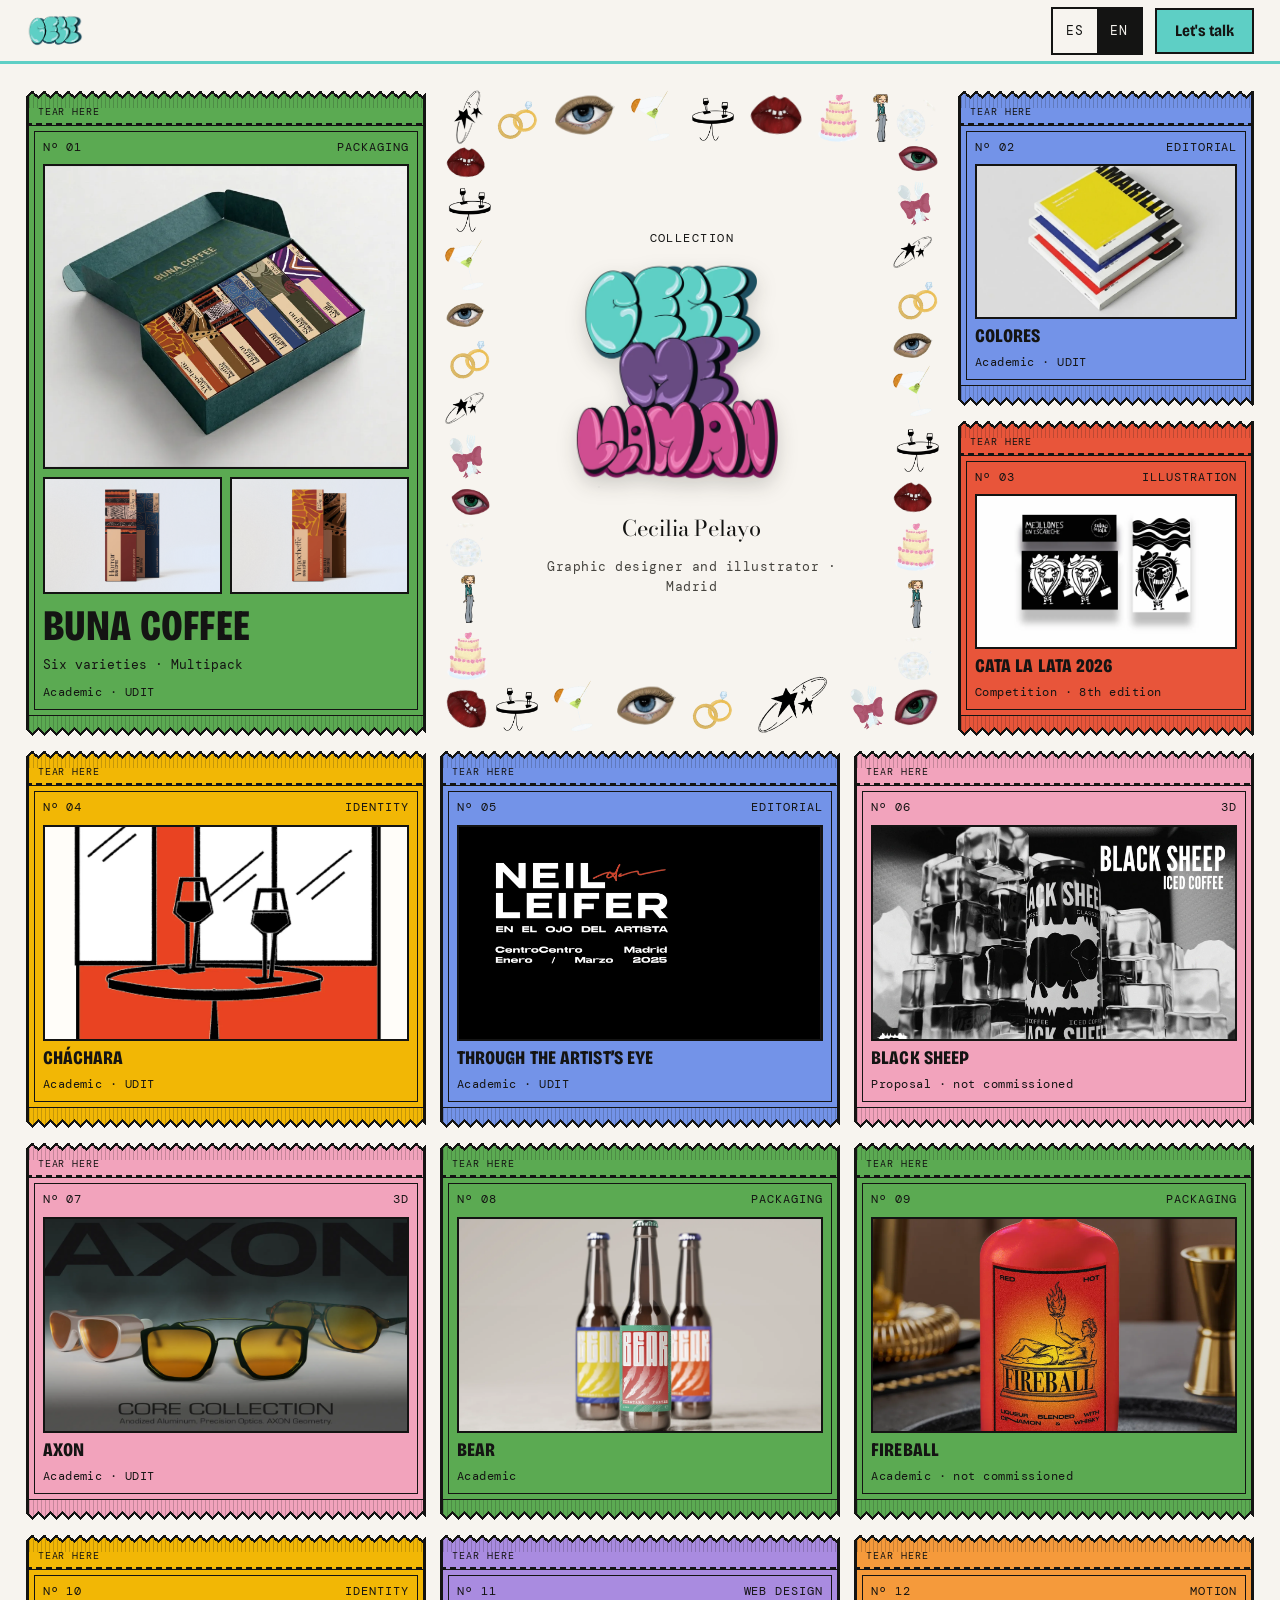
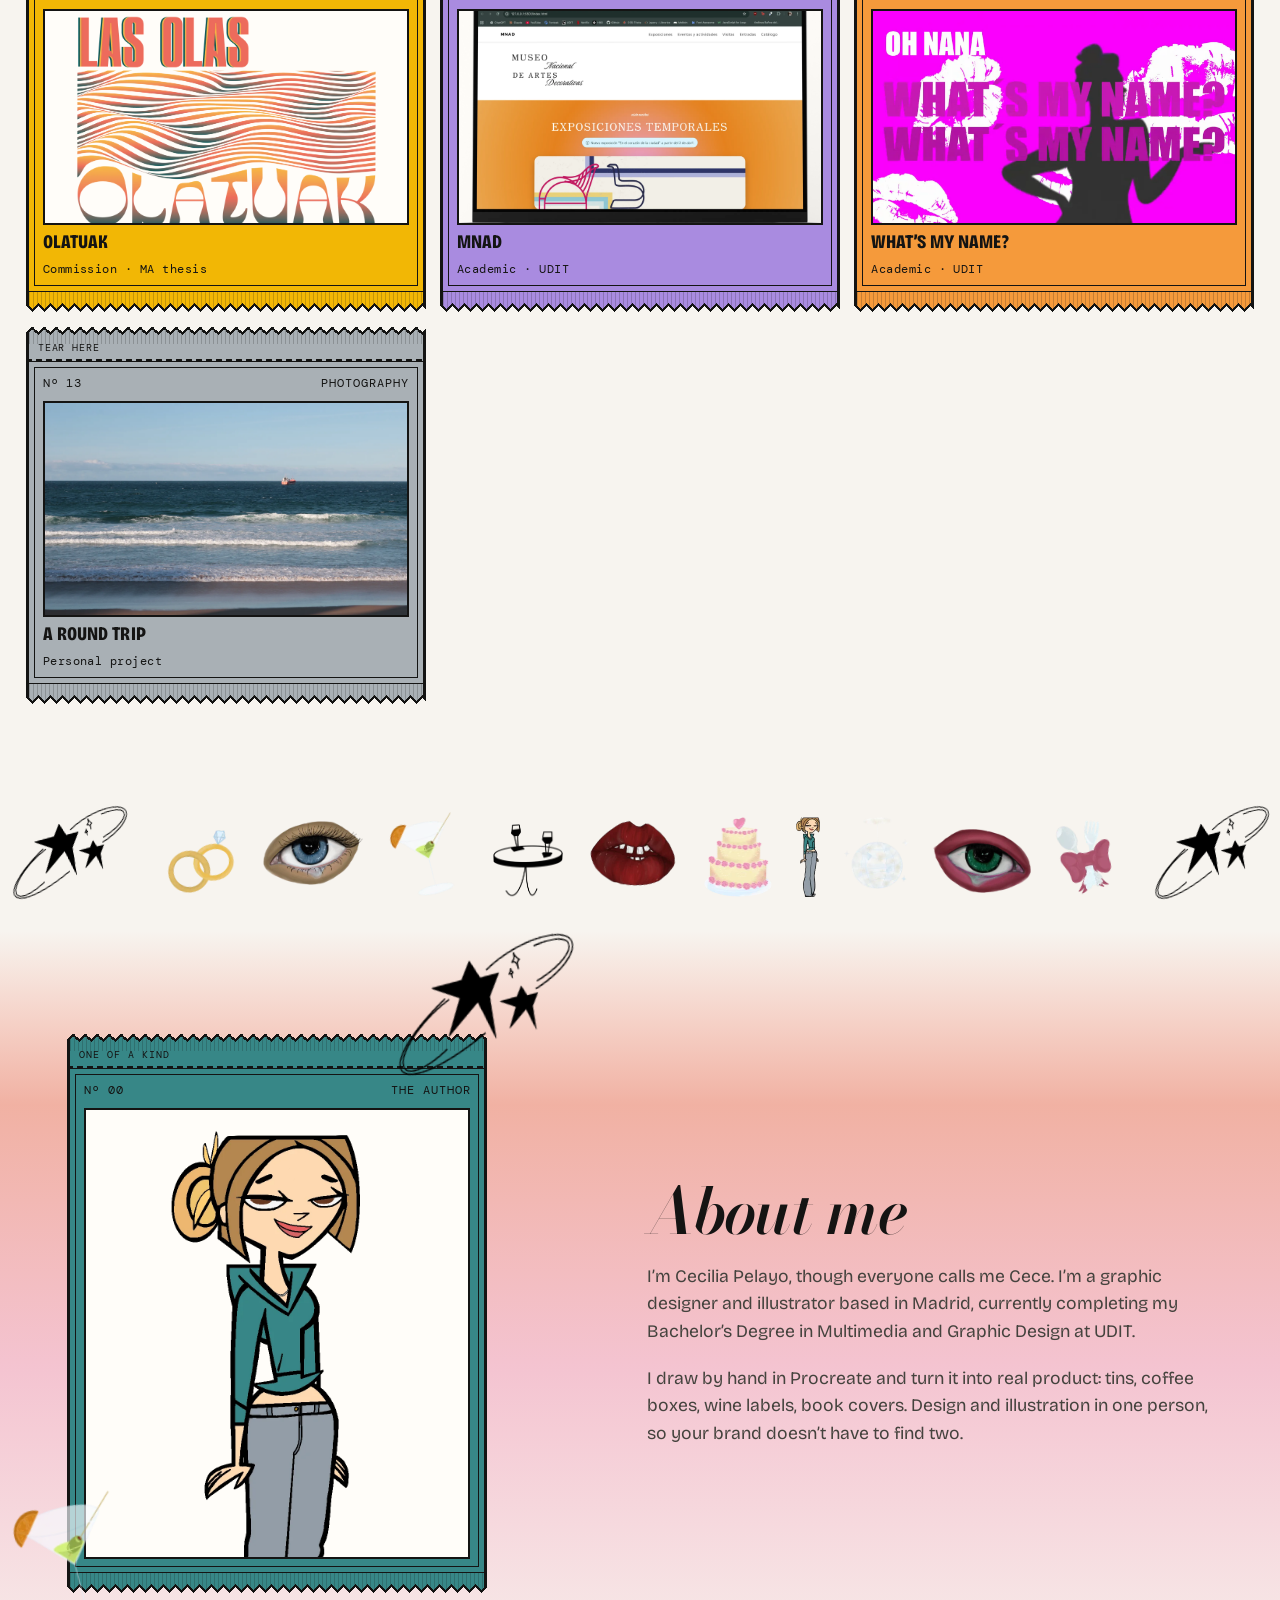
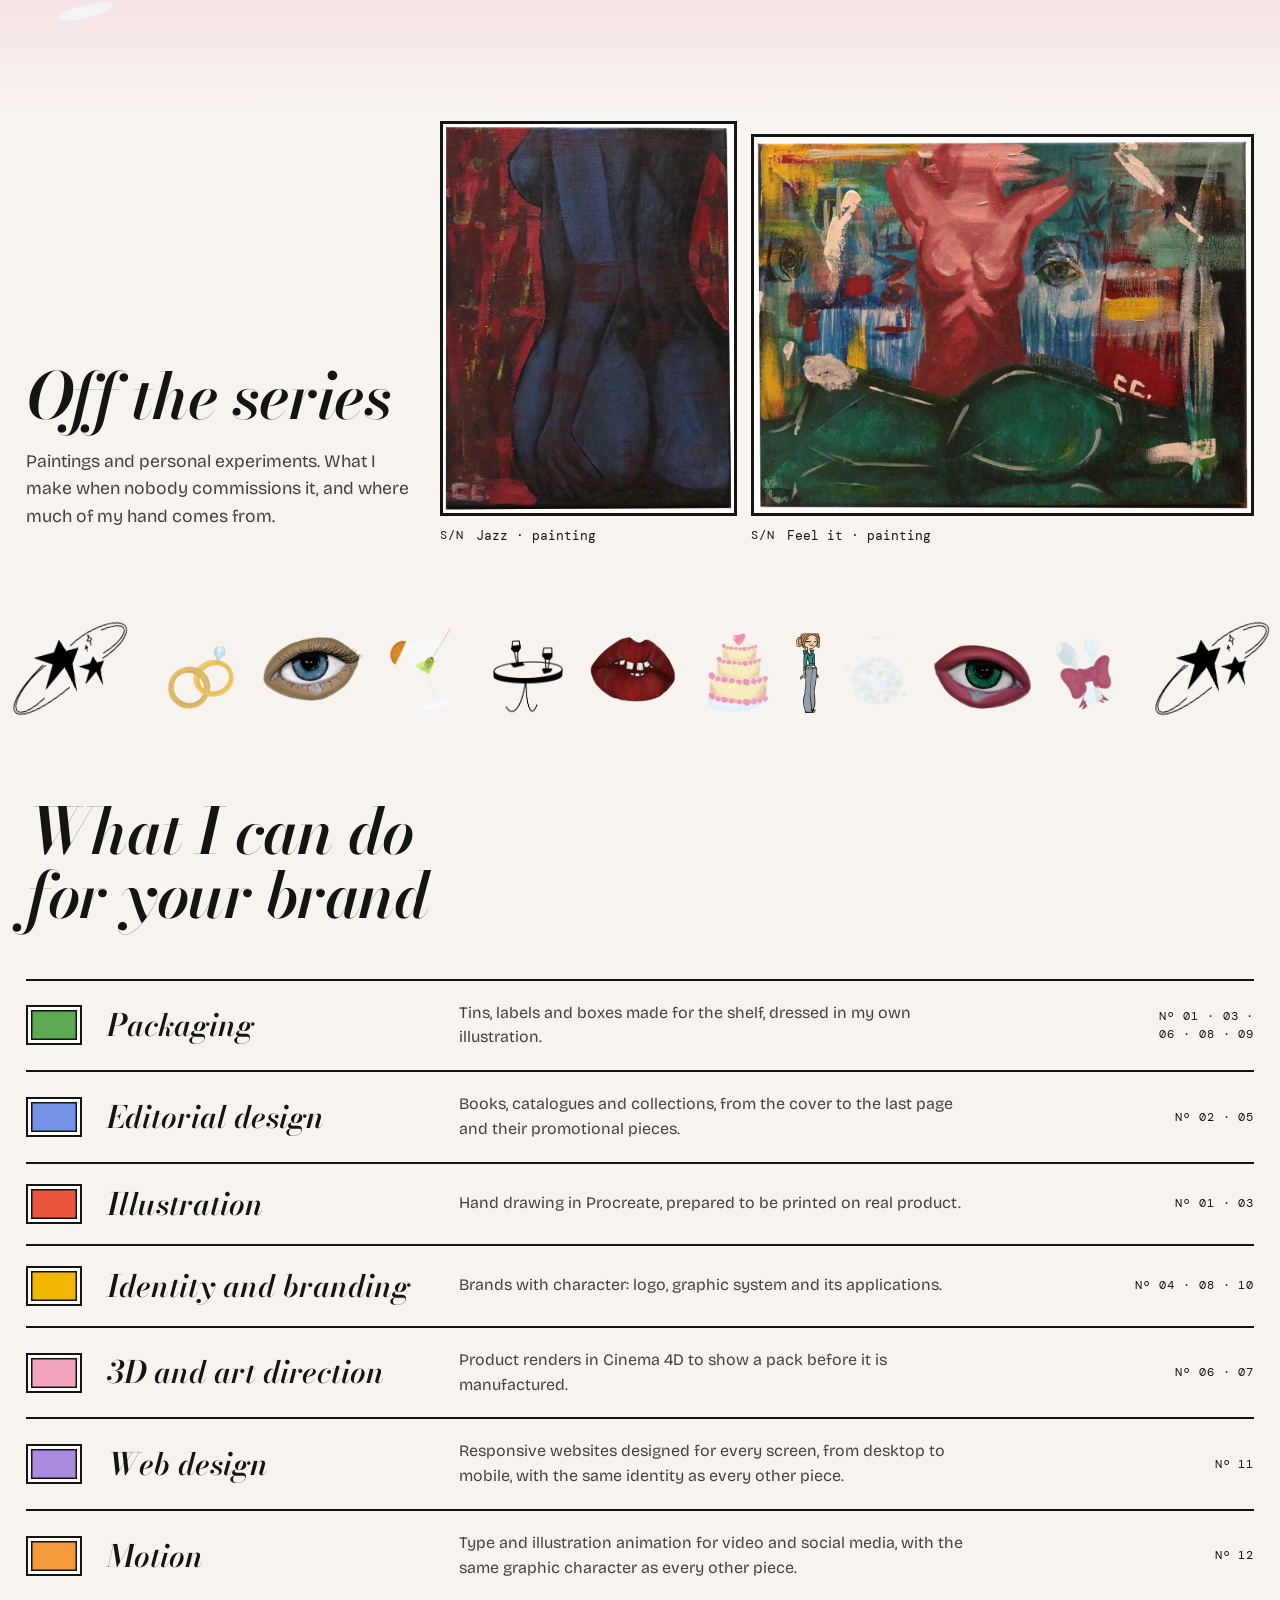
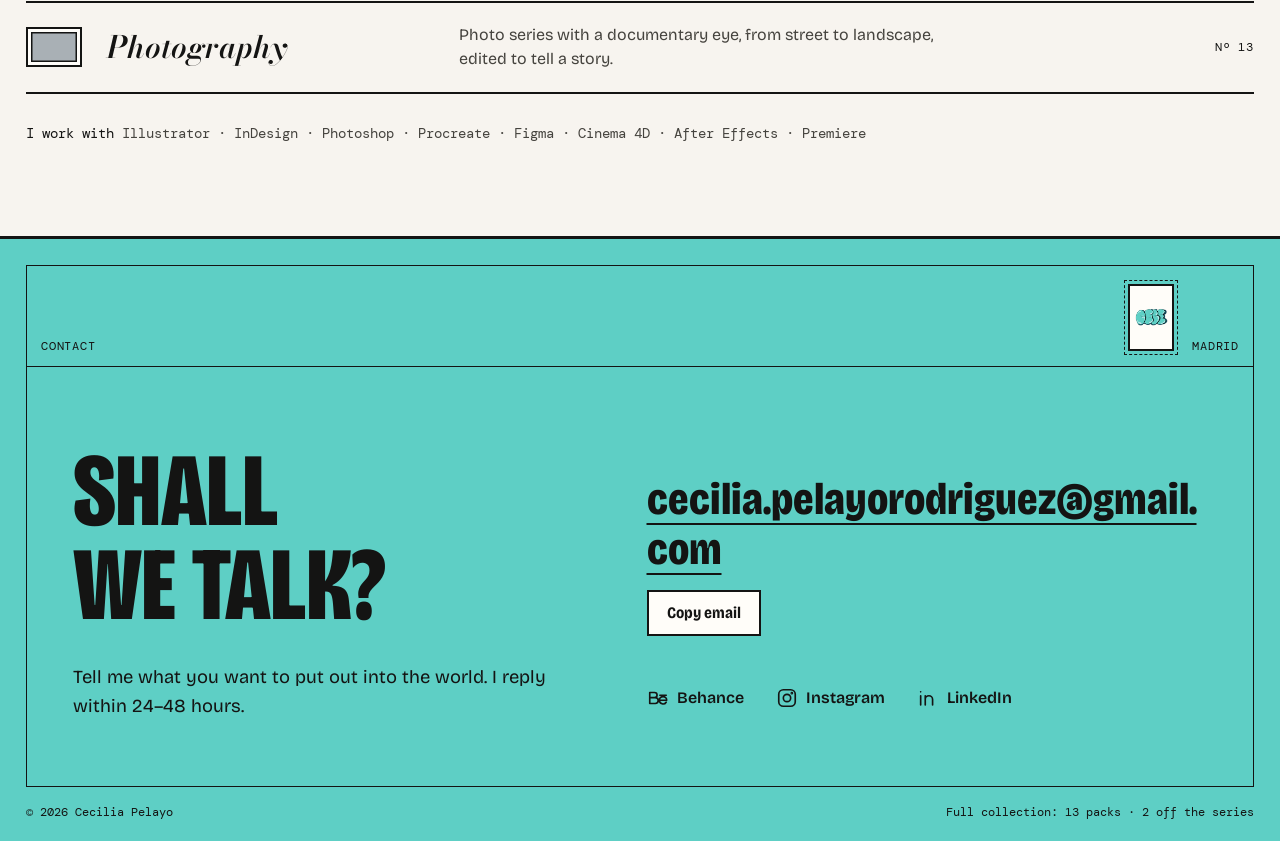
<file: index.html>
<!DOCTYPE html>
<html lang="es">
<head>
  <meta charset="UTF-8" />
  <meta name="viewport" content="width=device-width, initial-scale=1.0" />
  <title>Cecilia Pelayo · Diseño gráfico</title>
  <meta name="description" content="Cecilia Pelayo, diseñadora gráfica e ilustradora. Packaging, diseño editorial, ilustración e identidad: dibujo yo y lo convierto en producto." />
  <meta name="theme-color" content="#F6F3EE" />
  <link rel="icon" href="assets/img/brand/logo.webp" type="image/webp" />
  <script>
    // Si la página se va a mostrar en inglés, se oculta hasta aplicar los textos (evita el parpadeo en español)
    (function () {
      var saved = null;
      try { saved = localStorage.getItem('lang'); } catch (e) {}
      var lang = saved || (navigator.language || 'es').toLowerCase();
      if (lang.indexOf('es') !== 0) {
        var root = document.documentElement;
        root.classList.add('i18n-pending');
        // Red de seguridad: nunca se queda oculta si el JS principal falla
        setTimeout(function () { root.classList.remove('i18n-pending'); }, 1500);
      }
    })();
  </script>
  <link rel="preconnect" href="https://fonts.googleapis.com" />
  <link rel="preconnect" href="https://fonts.gstatic.com" crossorigin />
  <link href="https://fonts.googleapis.com/css2?family=Bodoni+Moda:ital,opsz,wght@0,6..96,400..700;1,6..96,400..700&family=Bricolage+Grotesque:opsz,wdth,wght@12..96,75..100,400..800&family=DM+Mono:wght@400;500&display=swap" rel="stylesheet" />
  <link rel="stylesheet" href="assets/css/style.css" />
</head>
<body>

<a class="skip-link" href="#coleccion" data-i18n="skip">Saltar a los proyectos</a>

<!-- Cabecera fija: logo, idioma y llamada a contacto -->
<header class="bar" id="bar">
  <a href="#top" class="bar-logo" aria-label="Cecilia Pelayo, inicio">
    <img src="assets/img/brand/logo.webp" alt="" width="1000" height="695" />
  </a>
  <div class="bar-actions">
    <div class="lang" role="group" aria-label="Idioma / Language">
      <button type="button" class="lang-btn" data-lang="es" aria-pressed="true">ES</button>
      <button type="button" class="lang-btn" data-lang="en" aria-pressed="false">EN</button>
    </div>
    <a href="#contacto" class="btn-action" data-i18n="cta">Hablemos</a>
  </div>
</header>

<main id="top">

  <!-- ══════════════════════════════════════
       ÁLBUM: portada con el nombre + sobres de cromos
  ══════════════════════════════════════ -->
  <section class="board" id="coleccion" aria-labelledby="name">

    <div class="master">
      <div class="master-band">
        <div class="master-frame" aria-hidden="true"></div>
        <div class="master-inner">
          <p class="master-kicker" data-i18n="album">Colección</p>
          <img class="master-logo" src="assets/img/brand/name.webp" alt="Cece me llaman" data-i18n-alt="nameAlt" width="1000" height="982" />
          <h1 class="master-claim" id="name">Cecilia Pelayo</h1>
          <p class="master-role"><span data-i18n="role">Diseñadora gráfica e ilustradora</span> <span class="place">Madrid</span></p>
        </div>
      </div>
    </div>

    <!-- Nº 01 — Buna Coffee (sobre grande). Los cromos de dentro los crea el script con data-images -->
    <button type="button" class="pack pack--lead ink-packaging" data-project="buna"
            data-images="assets/img/buna/cover.webp|assets/img/buna/1.webp|assets/img/buna/2.webp|assets/img/buna/3.webp">
      <span class="pack-cromos" aria-hidden="true"></span>
      <span class="pack-body"><span class="pack-face">
        <span class="pack-head"><span class="serial">Nº 01</span><span data-i18n="d.packaging">Packaging</span></span>
        <span class="pack-stack">
          <span class="pack-frame"><img src="assets/img/buna/cover.webp" alt="" loading="eager" /></span>
          <span class="pack-minis">
            <span class="pack-frame"><img src="assets/img/buna/1.webp" alt="" loading="eager" /></span>
            <span class="pack-frame"><img src="assets/img/buna/2.webp" alt="" loading="eager" /></span>
          </span>
        </span>
        <span class="pack-title" data-i18n="p.buna.short">Buna Coffee</span>
        <span class="pack-line" data-i18n="p.buna.line">Seis variedades · Pack colectivo</span>
        <span class="pack-ctx" data-i18n="p.buna.ctx">Académico · UDIT</span>
      </span></span>
      <span class="pack-strip" aria-hidden="true"><span data-i18n="pk.tear">Abrir por aquí</span></span>
    </button>

    <!-- Nº 02 — Colores -->
    <button type="button" class="pack ink-editorial" data-project="colores"
            data-images="assets/img/colores/1.webp|assets/img/colores/2.webp|assets/img/colores/3.webp|assets/img/colores/4.webp|assets/img/colores/5.webp|assets/img/colores/6.webp|assets/img/colores/7.webp|assets/img/colores/8.webp|assets/img/colores/9.webp|assets/img/colores/10.webp|assets/img/colores/11.webp">
      <span class="pack-cromos" aria-hidden="true"></span>
      <span class="pack-body"><span class="pack-face">
        <span class="pack-head"><span class="serial">Nº 02</span><span data-i18n="d.editorial">Editorial</span></span>
        <span class="pack-frame"><img src="assets/img/colores/cover.webp" alt="" loading="eager" /></span>
        <span class="pack-title" data-i18n="p.colores.short">Colores</span>
        <span class="pack-ctx" data-i18n="p.colores.ctx">Académico · UDIT</span>
      </span></span>
      <span class="pack-strip" aria-hidden="true"><span data-i18n="pk.tear">Abrir por aquí</span></span>
    </button>

    <!-- Nº 03 — Cata la Lata -->
    <button type="button" class="pack ink-ilustracion" data-project="cata"
            data-images="assets/img/cata-la-lata/cover.webp|assets/img/cata-la-lata/1.webp|assets/img/cata-la-lata/2.webp|assets/img/cata-la-lata/3.webp">
      <span class="pack-cromos" aria-hidden="true"></span>
      <span class="pack-body"><span class="pack-face">
        <span class="pack-head"><span class="serial">Nº 03</span><span data-i18n="d.ilustracion">Ilustración</span></span>
        <span class="pack-frame"><img src="assets/img/cata-la-lata/cover.webp" alt="" loading="eager" /></span>
        <span class="pack-title" data-i18n="p.cata.short">Cata la Lata 2026</span>
        <span class="pack-ctx" data-i18n="p.cata.ctx">Concurso · 8ª edición</span>
      </span></span>
      <span class="pack-strip" aria-hidden="true"><span data-i18n="pk.tear">Abrir por aquí</span></span>
    </button>

    <!-- Nº 04 — Cháchara -->
    <button type="button" class="pack ink-identidad" data-project="chachara"
            data-images="assets/img/chachara/cover.webp|assets/img/chachara/1.webp|assets/img/chachara/2.webp|assets/img/chachara/3.webp|assets/img/chachara/4.webp">
      <span class="pack-cromos" aria-hidden="true"></span>
      <span class="pack-body"><span class="pack-face">
        <span class="pack-head"><span class="serial">Nº 04</span><span data-i18n="d.identidad">Identidad</span></span>
        <span class="pack-frame"><img src="assets/img/chachara/cover.webp" alt="" loading="lazy" /></span>
        <span class="pack-title" data-i18n="p.chachara.short">Cháchara</span>
        <span class="pack-ctx" data-i18n="p.chachara.ctx">Académico · UDIT</span>
      </span></span>
      <span class="pack-strip" aria-hidden="true"><span data-i18n="pk.tear">Abrir por aquí</span></span>
    </button>

    <!-- Nº 05 — En el ojo del artista (Neil Leifer) -->
    <button type="button" class="pack ink-editorial" data-project="neil"
            data-images="assets/img/neil-leifer/cover.webp|assets/img/neil-leifer/1.webp|assets/img/neil-leifer/2.webp|assets/img/neil-leifer/3.webp|assets/img/neil-leifer/4.webp|assets/img/neil-leifer/5.webp|assets/img/neil-leifer/6.webp|assets/img/neil-leifer/7.webp|assets/img/neil-leifer/8.webp|assets/img/neil-leifer/9.webp|assets/img/neil-leifer/10.webp">
      <span class="pack-cromos" aria-hidden="true"></span>
      <span class="pack-body"><span class="pack-face">
        <span class="pack-head"><span class="serial">Nº 05</span><span data-i18n="d.editorial">Editorial</span></span>
        <span class="pack-frame"><img src="assets/img/neil-leifer/cover.webp" alt="" loading="lazy" /></span>
        <span class="pack-title" data-i18n="p.neil.short">En el ojo del artista</span>
        <span class="pack-ctx" data-i18n="p.neil.ctx">Académico · UDIT</span>
      </span></span>
      <span class="pack-strip" aria-hidden="true"><span data-i18n="pk.tear">Abrir por aquí</span></span>
    </button>

    <!-- Nº 06 — Black Sheep -->
    <button type="button" class="pack ink-3d" data-project="blacksheep"
            data-images="assets/img/black-sheep/cover.webp|assets/img/black-sheep/1.webp|assets/img/black-sheep/2.webp">
      <span class="pack-cromos" aria-hidden="true"></span>
      <span class="pack-body"><span class="pack-face">
        <span class="pack-head"><span class="serial">Nº 06</span><span data-i18n="d.3d">3D</span></span>
        <span class="pack-frame"><img src="assets/img/black-sheep/cover.webp" alt="" loading="lazy" /></span>
        <span class="pack-title" data-i18n="p.blacksheep.short">Black Sheep</span>
        <span class="pack-ctx" data-i18n="p.blacksheep.ctx">Propuesta · no encargo</span>
      </span></span>
      <span class="pack-strip" aria-hidden="true"><span data-i18n="pk.tear">Abrir por aquí</span></span>
    </button>

    <!-- Nº 07 — Axon. El .mp4 es un cromo de vídeo: su cartel es el .webp del mismo nombre -->
    <button type="button" class="pack ink-3d" data-project="axon"
            data-images="assets/img/axon/cover.webp|assets/img/axon/1.webp|assets/img/axon/2.webp|assets/img/axon/3.webp|assets/img/axon/4.webp|assets/img/axon/5.webp|assets/img/axon/6.webp|assets/img/axon/7.webp|assets/img/axon/8.webp|assets/img/axon/video.mp4">
      <span class="pack-cromos" aria-hidden="true"></span>
      <span class="pack-body"><span class="pack-face">
        <span class="pack-head"><span class="serial">Nº 07</span><span data-i18n="d.3d">3D</span></span>
        <span class="pack-frame"><img src="assets/img/axon/cover.webp" alt="" loading="lazy" /></span>
        <span class="pack-title" data-i18n="p.axon.short">Axon</span>
        <span class="pack-ctx" data-i18n="p.axon.ctx">Académico · UDIT</span>
      </span></span>
      <span class="pack-strip" aria-hidden="true"><span data-i18n="pk.tear">Abrir por aquí</span></span>
    </button>

    <!-- Nº 08 — Bear -->
    <button type="button" class="pack ink-packaging" data-project="bear"
            data-images="assets/img/bear/cover.webp|assets/img/bear/1.webp|assets/img/bear/2.webp|assets/img/bear/3.webp">
      <span class="pack-cromos" aria-hidden="true"></span>
      <span class="pack-body"><span class="pack-face">
        <span class="pack-head"><span class="serial">Nº 08</span><span data-i18n="d.packaging">Packaging</span></span>
        <span class="pack-frame"><img src="assets/img/bear/cover.webp" alt="" loading="lazy" /></span>
        <span class="pack-title" data-i18n="p.bear.short">Bear</span>
        <span class="pack-ctx" data-i18n="p.bear.ctx">Académico</span>
      </span></span>
      <span class="pack-strip" aria-hidden="true"><span data-i18n="pk.tear">Abrir por aquí</span></span>
    </button>

    <!-- Nº 09 — Fireball (rediseño académico de una marca real, no encargado) -->
    <button type="button" class="pack ink-packaging" data-project="fireball"
            data-images="assets/img/fireball/cover.webp|assets/img/fireball/1.webp|assets/img/fireball/2.webp|assets/img/fireball/3.webp|assets/img/fireball/4.webp|assets/img/fireball/5.webp">
      <span class="pack-cromos" aria-hidden="true"></span>
      <span class="pack-body"><span class="pack-face">
        <span class="pack-head"><span class="serial">Nº 09</span><span data-i18n="d.packaging">Packaging</span></span>
        <span class="pack-frame"><img src="assets/img/fireball/cover.webp" alt="" loading="lazy" /></span>
        <span class="pack-title" data-i18n="p.fireball.short">Fireball</span>
        <span class="pack-ctx" data-i18n="p.fireball.ctx">Académico · no encargo</span>
      </span></span>
      <span class="pack-strip" aria-hidden="true"><span data-i18n="pk.tear">Abrir por aquí</span></span>
    </button>

    <!-- Nº 10 — Olatuak (encargo para el TFM de otra persona; festival ficticio) -->
    <button type="button" class="pack ink-identidad" data-project="olatuak"
            data-images="assets/img/olatuak/cover.webp|assets/img/olatuak/1.webp|assets/img/olatuak/2.webp|assets/img/olatuak/3.webp|assets/img/olatuak/4.webp|assets/img/olatuak/5.webp|assets/img/olatuak/6.webp|assets/img/olatuak/7.webp|assets/img/olatuak/8.webp|assets/img/olatuak/9.webp|assets/img/olatuak/10.webp|assets/img/olatuak/11.webp|assets/img/olatuak/12.webp">
      <span class="pack-cromos" aria-hidden="true"></span>
      <span class="pack-body"><span class="pack-face">
        <span class="pack-head"><span class="serial">Nº 10</span><span data-i18n="d.identidad">Identidad</span></span>
        <span class="pack-frame"><img src="assets/img/olatuak/cover.webp" alt="" loading="lazy" /></span>
        <span class="pack-title" data-i18n="p.olatuak.short">Olatuak</span>
        <span class="pack-ctx" data-i18n="p.olatuak.ctx">Encargo · TFM</span>
      </span></span>
      <span class="pack-strip" aria-hidden="true"><span data-i18n="pk.tear">Abrir por aquí</span></span>
    </button>

    <!-- Nº 11 — MNAD (rediseño académico de la web de un museo real, no encargado) -->
    <button type="button" class="pack ink-web" data-project="museo"
            data-images="assets/img/museo-artes-decorativas/cover.webp|assets/img/museo-artes-decorativas/1.webp|assets/img/museo-artes-decorativas/2.webp|assets/img/museo-artes-decorativas/3.webp|assets/img/museo-artes-decorativas/4.webp|assets/img/museo-artes-decorativas/5.webp|assets/img/museo-artes-decorativas/6.webp|assets/img/museo-artes-decorativas/7.webp|assets/img/museo-artes-decorativas/8.webp|assets/img/museo-artes-decorativas/9.webp">
      <span class="pack-cromos" aria-hidden="true"></span>
      <span class="pack-body"><span class="pack-face">
        <span class="pack-head"><span class="serial">Nº 11</span><span data-i18n="d.web">Diseño web</span></span>
        <span class="pack-frame"><img src="assets/img/museo-artes-decorativas/cover.webp" alt="" loading="lazy" /></span>
        <span class="pack-title" data-i18n="p.museo.short">MNAD</span>
        <span class="pack-ctx" data-i18n="p.museo.ctx">Académico · UDIT</span>
      </span></span>
      <span class="pack-strip" aria-hidden="true"><span data-i18n="pk.tear">Abrir por aquí</span></span>
    </button>

    <!-- Nº 12 — What's My Name? (lyric video). El primer cromo es el vídeo; su cartel hace de portada -->
    <button type="button" class="pack ink-motion" data-project="lyric"
            data-images="assets/img/lyric-video/video.mp4|assets/img/lyric-video/1.webp|assets/img/lyric-video/2.webp|assets/img/lyric-video/3.webp|assets/img/lyric-video/4.webp">
      <span class="pack-cromos" aria-hidden="true"></span>
      <span class="pack-body"><span class="pack-face">
        <span class="pack-head"><span class="serial">Nº 12</span><span data-i18n="d.motion">Motion</span></span>
        <span class="pack-frame"><img src="assets/img/lyric-video/video.webp" alt="" loading="lazy" /></span>
        <span class="pack-title" data-i18n="p.lyric.short">What’s My Name?</span>
        <span class="pack-ctx" data-i18n="p.lyric.ctx">Académico · UDIT</span>
      </span></span>
      <span class="pack-strip" aria-hidden="true"><span data-i18n="pk.tear">Abrir por aquí</span></span>
    </button>

    <!-- Nº 13 — Un viaje de ida y vuelta (serie fotográfica personal). La portada solo va en el sobre; la galería es el recorrido de 12 -->
    <button type="button" class="pack ink-foto" data-project="viaje"
            data-images="assets/img/un-viaje-de-ida-y-vuelta/1.webp|assets/img/un-viaje-de-ida-y-vuelta/2.webp|assets/img/un-viaje-de-ida-y-vuelta/3.webp|assets/img/un-viaje-de-ida-y-vuelta/4.webp|assets/img/un-viaje-de-ida-y-vuelta/5.webp|assets/img/un-viaje-de-ida-y-vuelta/6.webp|assets/img/un-viaje-de-ida-y-vuelta/7.webp|assets/img/un-viaje-de-ida-y-vuelta/8.webp|assets/img/un-viaje-de-ida-y-vuelta/9.webp|assets/img/un-viaje-de-ida-y-vuelta/10.webp|assets/img/un-viaje-de-ida-y-vuelta/11.webp|assets/img/un-viaje-de-ida-y-vuelta/12.webp">
      <span class="pack-cromos" aria-hidden="true"></span>
      <span class="pack-body"><span class="pack-face">
        <span class="pack-head"><span class="serial">Nº 13</span><span data-i18n="d.foto">Fotografía</span></span>
        <span class="pack-frame"><img src="assets/img/un-viaje-de-ida-y-vuelta/cover.webp" alt="" loading="lazy" /></span>
        <span class="pack-title" data-i18n="p.viaje.short">Un viaje de ida y vuelta</span>
        <span class="pack-ctx" data-i18n="p.viaje.ctx">Proyecto personal</span>
      </span></span>
      <span class="pack-strip" aria-hidden="true"><span data-i18n="pk.tear">Abrir por aquí</span></span>
    </button>
  </section>

  <!-- Cenefa: motivos de Cecilia, los coloca main.js -->
  <div class="band" aria-hidden="true"></div>

  <!-- ══════════════════════════════════════
       SOBRE MÍ: retrato ilustrado en un sobre de la serie que no se abre, y presentación breve
  ══════════════════════════════════════ -->
  <section class="about" aria-labelledby="about-title">
    <!-- Mismo aspecto que los sobres de proyectos, pero sin la clase .pack: main.js no lo abre -->
    <div class="about-pack">
      <span class="pack-body"><span class="pack-face">
        <span class="pack-head"><span class="serial">Nº 00</span><span data-i18n="about.label">La autora</span></span>
        <span class="pack-frame"><img src="assets/img/personal/me.webp" alt="Autorretrato ilustrado de Cecilia: moño, sudadera verde azulado y vaqueros grises" data-i18n-alt="about.alt" width="1040" height="1100" loading="lazy" /></span>
      </span></span>
      <span class="pack-strip" aria-hidden="true"><span data-i18n="about.tear">Edición única</span></span>
      <!-- Pegatinas que montan sobre las esquinas del sobre -->
      <img class="sticker sticker--stars" src="assets/img/stickers/01-stars.webp" alt="" width="498" height="280" loading="lazy" />
      <img class="sticker sticker--cocktail" src="assets/img/stickers/04-cocktail.webp" alt="" width="243" height="280" loading="lazy" />
    </div>
    <div class="about-text">
      <h2 class="display" id="about-title" data-i18n="about.title">Sobre mí</h2>
      <p data-i18n="about.p1">Soy Cecilia Pelayo, aunque todo el mundo me llama Cece. Soy diseñadora gráfica e ilustradora. Estoy realizando mi formación en UDIT, en el Grado en Diseño Multimedia y Gráfico, y trabajo desde Madrid.</p>
      <p data-i18n="about.p2">Dibujo a mano en Procreate y lo convierto en producto real: latas, cajas de café, etiquetas de vino, cubiertas de libro. Diseño e ilustración en una misma persona, para que tu marca no tenga que buscar a dos.</p>
    </div>
  </section>

  <!-- ══════════════════════════════════════
       FUERA DE SERIE: obra personal
  ══════════════════════════════════════ -->
  <section class="offseries" aria-labelledby="offseries-title">
    <div class="offseries-text">
      <h2 class="display" id="offseries-title" data-i18n="off.title">Fuera de serie</h2>
      <p data-i18n="off.text">Pintura y experimentos personales. Lo que hago cuando nadie me lo encarga, y de donde sale buena parte de mi mano.</p>
    </div>
    <figure class="piece">
      <img src="assets/img/personal/jazz.webp" alt="Pintura «Jazz»: figura en azules y rojos" data-i18n-alt="off.jazz.alt" loading="lazy" />
      <figcaption><span class="serial">s/n</span> <span data-i18n="off.jazz">Jazz · pintura</span></figcaption>
    </figure>
    <figure class="piece piece--wide">
      <img src="assets/img/personal/feelit.webp" alt="Pintura «Feel it»: torso rojo sobre fondo de color" data-i18n-alt="off.feelit.alt" loading="lazy" />
      <figcaption><span class="serial">s/n</span> <span data-i18n="off.feelit">Feel it · pintura</span></figcaption>
    </figure>
  </section>

  <div class="band" aria-hidden="true"></div>

  <!-- ══════════════════════════════════════
       SERVICIOS + HERRAMIENTAS
  ══════════════════════════════════════ -->
  <section class="services" aria-labelledby="services-title">
    <h2 class="display" id="services-title" data-i18n="svc.title">Lo que puedo hacer por tu marca</h2>
    <ul class="svc-list">
      <li class="svc ink-packaging">
        <span class="svc-swatch" aria-hidden="true"></span>
        <h3 data-i18n="svc.packaging.t">Packaging</h3>
        <p data-i18n="svc.packaging.p">Envases, etiquetas y cajas pensados para el lineal, vestidos con ilustración propia.</p>
        <span class="svc-refs serial">Nº 01 · 03 · 06 · 08 · 09</span>
      </li>
      <li class="svc ink-editorial">
        <span class="svc-swatch" aria-hidden="true"></span>
        <h3 data-i18n="svc.editorial.t">Diseño editorial</h3>
        <p data-i18n="svc.editorial.p">Libros, catálogos y colecciones, de la cubierta a la última página y sus piezas promocionales.</p>
        <span class="svc-refs serial">Nº 02 · 05</span>
      </li>
      <li class="svc ink-ilustracion">
        <span class="svc-swatch" aria-hidden="true"></span>
        <h3 data-i18n="svc.ilustracion.t">Ilustración</h3>
        <p data-i18n="svc.ilustracion.p">Dibujo a mano en Procreate, preparado para imprimirse sobre producto real.</p>
        <span class="svc-refs serial">Nº 01 · 03</span>
      </li>
      <li class="svc ink-identidad">
        <span class="svc-swatch" aria-hidden="true"></span>
        <h3 data-i18n="svc.identidad.t">Identidad y branding</h3>
        <p data-i18n="svc.identidad.p">Marcas con carácter: logotipo, sistema gráfico y sus aplicaciones.</p>
        <span class="svc-refs serial">Nº 04 · 08 · 10</span>
      </li>
      <li class="svc ink-3d">
        <span class="svc-swatch" aria-hidden="true"></span>
        <h3 data-i18n="svc.3d.t">3D y dirección de arte</h3>
        <p data-i18n="svc.3d.p">Renders de producto en Cinema 4D para enseñar un envase antes de fabricarlo.</p>
        <span class="svc-refs serial">Nº 06 · 07</span>
      </li>
      <li class="svc ink-web">
        <span class="svc-swatch" aria-hidden="true"></span>
        <h3 data-i18n="svc.web.t">Diseño web</h3>
        <p data-i18n="svc.web.p">Webs responsive pensadas para cada pantalla, del ordenador al móvil, con la misma identidad que el resto de piezas.</p>
        <span class="svc-refs serial">Nº 11</span>
      </li>
      <li class="svc ink-motion">
        <span class="svc-swatch" aria-hidden="true"></span>
        <h3 data-i18n="svc.motion.t">Motion</h3>
        <p data-i18n="svc.motion.p">Animación de tipografía e ilustración para vídeo y redes, con el mismo carácter gráfico que el resto de piezas.</p>
        <span class="svc-refs serial">Nº 12</span>
      </li>
      <li class="svc ink-foto">
        <span class="svc-swatch" aria-hidden="true"></span>
        <h3 data-i18n="svc.foto.t">Fotografía</h3>
        <p data-i18n="svc.foto.p">Series fotográficas con mirada documental, de la calle al paisaje, editadas para contar una historia.</p>
        <span class="svc-refs serial">Nº 13</span>
      </li>
    </ul>
    <p class="tools"><span data-i18n="svc.tools">Trabajo con</span> Illustrator · InDesign · Photoshop · Procreate · Figma · Cinema 4D · After Effects · Premiere</p>
  </section>

  <!-- ══════════════════════════════════════
       CONTACTO
  ══════════════════════════════════════ -->
  <section class="contact" id="contacto" aria-labelledby="contact-title">
    <!-- Etiqueta turquesa enmarcada como los sobres; el último cromo, el de Cecilia, se pega en su hueco -->
    <div class="contact-sleeve">
    <p class="contact-head">
      <span data-i18n="ct.head">Contacto</span>
      <span class="contact-end">
        <span class="contact-slot" aria-hidden="true"><span class="serial">Nº 14</span><span class="contact-cromo"><img src="assets/img/brand/logo.webp" alt="" width="1000" height="695" loading="lazy" /></span></span>
        <span>Madrid</span>
      </span>
    </p>
    <div class="contact-inner">
      <div class="contact-lead">
        <h2 class="contact-title" id="contact-title" data-i18n="ct.title">¿Hablamos?</h2>
        <p class="contact-text" data-i18n="ct.text">Cuéntame qué quieres sacar al mundo. Respondo en 24–48 horas.</p>
      </div>
      <div class="contact-ways">
      <div class="contact-mail">
        <a class="mail-link" href="mailto:cecilia.pelayorodriguez@gmail.com">cecilia.pelayorodriguez@gmail.com</a>
        <button type="button" class="btn-action" id="copy-mail" data-i18n="ct.copy">Copiar email</button>
        <span class="copy-status" id="copy-status" role="status" aria-live="polite"></span>
      </div>
      <ul class="social">
        <li><a href="https://www.behance.net/ceciliapelayo" target="_blank" rel="noopener">
          <svg viewBox="0 0 24 24" aria-hidden="true"><path d="M3 6h5.2a2.8 2.8 0 010 5.6H3zM3 11.6h6a3.2 3.2 0 010 6.4H3zM14 9h7M13.5 14.5h8a4 4 0 00-8 0 4 4 0 007.4 2.1"/></svg>Behance</a></li>
        <li><a href="https://instagram.com/cecemellaman" target="_blank" rel="noopener">
          <svg viewBox="0 0 24 24" aria-hidden="true"><rect x="3" y="3" width="18" height="18" rx="5"/><circle cx="12" cy="12" r="4"/><circle cx="17.3" cy="6.7" r="0.6"/></svg>Instagram</a></li>
        <li><a href="https://www.linkedin.com/in/cecilia-pelayo" target="_blank" rel="noopener">
          <svg viewBox="0 0 24 24" aria-hidden="true"><path d="M4 9.5v10M4 5.2v.1M9 19.5v-10M9 13.5a4 4 0 018 0v6"/></svg>LinkedIn</a></li>
      </ul>
      </div>
    </div>
    </div>
    <p class="colophon"><span>© 2026 Cecilia Pelayo</span><span data-i18n="ct.colophon">Colección completa: 12 sobres · 2 fuera de serie</span></p>
  </section>

</main>

<!-- ══════════════════════════════════════
     SOBRE ABIERTO: galería del proyecto como mazo de cromos
══════════════════════════════════════ -->
<dialog class="drawer" id="drawer" aria-labelledby="drawer-title">
  <div class="drawer-gallery">
    <div class="drawer-stage">
      <div class="deck" id="deck"></div>
    </div>
    <div class="drawer-controls">
      <button type="button" class="nav-btn" id="prev" aria-label="Imagen anterior" data-i18n-aria="g.prev">
        <svg viewBox="0 0 16 16" aria-hidden="true"><path d="M10 3L5 8l5 5"/></svg>
      </button>
      <span class="serial" id="counter" aria-live="polite">1 / 1</span>
      <button type="button" class="nav-btn" id="next" aria-label="Imagen siguiente" data-i18n-aria="g.next">
        <svg viewBox="0 0 16 16" aria-hidden="true"><path d="M6 3l5 5-5 5"/></svg>
      </button>
    </div>
  </div>
  <div class="drawer-info">
    <button type="button" class="close-btn" id="close" autofocus aria-label="Cerrar" data-i18n-aria="g.close">
      <svg viewBox="0 0 16 16" aria-hidden="true"><path d="M3 3l10 10M13 3L3 13"/></svg>
    </button>
    <h2 class="drawer-title display" id="drawer-title"></h2>
    <div class="drawer-desc" id="drawer-desc"></div>
    <dl class="drawer-meta" id="drawer-meta"></dl>
    <!-- Base de la etiqueta: número de serie y disciplina en la tinta del proyecto -->
    <p class="drawer-base"><span class="serial" id="drawer-serial"></span><span id="drawer-disc"></span></p>
  </div>
  <!-- Vuelo de los cromos del abanico al mazo: dentro del diálogo para quedar por encima de su fondo -->
  <div class="flight" id="flight" aria-hidden="true"></div>
</dialog>

<!-- Cursor ojo solo sobre los sobres -->
<div class="look" id="look" aria-hidden="true"></div>

<script src="assets/js/i18n.js"></script>
<script src="assets/js/main.js"></script>
</body>
</html>
</file>
<file: assets/css/style.css>
/* ══════════════════════════════════════════════════
   EL ÁLBUM — colección de cromos
   El nombre es la portada del álbum y cada proyecto, un sobre numerado de la colección.
══════════════════════════════════════════════════ */

/* ── Tokens ── */
:root {
  --board:   #F7F4EF;   /* cartón del álbum: fondo de página */
  --card:    #FFFDF9;   /* cartoncillo de etiqueta */
  --ink:     #141413;   /* tinta negra */
  --ink-soft:#45433E;   /* texto secundario */
  --red:     #E8553A;   /* bermellón · ilustración */
  --blue:    #7393E8;   /* azul aciano · editorial */
  --green:   #5BAA52;   /* verde hoja · packaging */
  --yellow:  #F2B705;   /* amarillo · identidad */
  --pink:    #F2A3BC;   /* rosa · 3D */
  --lilac:   #A98BE0;   /* lila · diseño web */
  --tangerine: #F59A3B; /* naranja mandarina · motion */
  --silver:  #A9B0B5;   /* gris plata · fotografía */
  --turq:    #5ECFC5;   /* turquesa del logo: acciones, progreso de la barra y banda de contacto */

  --display: 'Bodoni Moda', 'Didot', serif;
  --sans:    'Bricolage Grotesque', system-ui, sans-serif;
  --mono:    'DM Mono', ui-monospace, monospace;

  --bar-h: 64px;
  --pad: clamp(16px, 2vw, 28px);
  --gap: clamp(10px, 1.1vw, 18px);
  --ease-out: cubic-bezier(0.16, 1, 0.3, 1);

  /* Cenefas: motivos de Cecilia (lista en main.js) */
  --band-motif: 80px;   /* alto de referencia de los motivos de la cenefa */
  --frame-motif: 48px;  /* alto de referencia de los motivos del marco de la portada */
}

/* Una tinta por disciplina */
.ink-ilustracion { --field: var(--red); }
.ink-editorial   { --field: var(--blue); }
.ink-packaging   { --field: var(--green); }
.ink-identidad   { --field: var(--yellow); }
.ink-3d          { --field: var(--pink); }
.ink-web         { --field: var(--lilac); }
.ink-motion      { --field: var(--tangerine); }
.ink-foto        { --field: var(--silver); }

/* ── Base ── */
*, *::before, *::after { box-sizing: border-box; margin: 0; padding: 0; }

html {
  scroll-behavior: smooth;
  scroll-padding-top: calc(var(--bar-h) + 12px);
  /* Sin el recuadro gris de iOS al tocar: los botones ya tienen su propio estado */
  -webkit-tap-highlight-color: transparent;
  scrollbar-color: var(--ink) var(--board);
  -webkit-text-size-adjust: 100%;
}
html.is-locked { overflow: hidden; }
/* Fondo del lienzo, el que pinta el navegador al estirar la página (rebote) y bajo la barra de
   Safari de iPhone: cartón en la mitad superior, como la barra, y turquesa en la inferior, como la
   banda de contacto. El script marca .past-half al pasar la mitad; sin script se queda en cartón */
html { background: var(--board); }
html.past-half { background: var(--turq); }

body {
  color: var(--ink);
  font-family: var(--sans);
  font-size: 1rem;
  line-height: 1.55;
  padding-top: var(--bar-h);
  overflow-x: hidden;
  -webkit-font-smoothing: antialiased;
}

main { background: var(--board); }
img { display: block; max-width: 100%; }
[hidden] { display: none !important; }

/* Mientras se aplica el idioma inglés no se pinta el texto en español */
/* Se ocultan los hijos y no los contenedores, para que sus fondos crema sigan tapando el del body */
.i18n-pending .bar > *,
.i18n-pending main > * { visibility: hidden; }
button { font: inherit; color: inherit; }
a { color: inherit; text-underline-offset: 0.2em; text-decoration-thickness: 2px; }

::selection { background: var(--turq); color: var(--ink); }

:focus-visible {
  outline: 3px solid var(--ink);
  outline-offset: 3px;
}

.serial {
  font-family: var(--mono);
  font-size: 0.75rem;
  letter-spacing: 0.08em;
  text-transform: uppercase;
  font-variant-numeric: tabular-nums;
}

.display {
  font-family: var(--display);
  font-style: italic;
  font-weight: 600;
  font-size: clamp(2.4rem, 5vw, 4.5rem);
  line-height: 1;
  letter-spacing: -0.02em;
  text-wrap: balance;
}

.skip-link {
  position: absolute;
  left: var(--pad);
  top: -100px;
  z-index: 200;
  background: var(--turq);
  border: 2px solid var(--ink);
  padding: 0.5rem 1rem;
  font-weight: 700;
}
.skip-link:focus { top: 12px; }

/* ══════════════════════════════════════════════════
   CABECERA
══════════════════════════════════════════════════ */
.bar {
  position: fixed;
  inset: 0 0 auto 0;
  z-index: 100;
  height: var(--bar-h);
  padding: 0 var(--pad);
  display: flex;
  align-items: center;
  justify-content: space-between;
  background: var(--board);
  border-bottom: 2px solid transparent;
  transition: border-color 0.3s ease;
}
.bar.scrolled { border-bottom-color: var(--ink); }

.bar-logo {
  /* Zona de toque de al menos 44 px aunque el logo mida menos */
  display: flex;
  align-items: center;
  min-width: 44px;
  min-height: 44px;
}
.bar-logo img { height: 40px; width: auto; }

.bar-actions { display: flex; align-items: center; gap: 12px; }

.lang { display: flex; border: 2px solid var(--ink); }
.lang-btn {
  background: transparent;
  border: 0;
  min-width: 44px;
  min-height: 44px;
  font-family: var(--mono);
  font-size: 0.8rem;
  letter-spacing: 0.08em;
  cursor: pointer;
}
.lang-btn[aria-pressed="true"] { background: var(--ink); color: var(--board); }
.lang-btn:not([aria-pressed="true"]):hover { background: var(--card); }

/* Botón de acción: el turquesa del logo, reservado a lo que se pulsa */
.btn-action {
  display: inline-flex;
  align-items: center;
  min-height: 44px;
  padding: 0.55rem 1.15rem;
  background: var(--turq);
  color: var(--ink);
  border: 2px solid var(--ink);
  font-family: var(--sans);
  font-weight: 700;
  font-variation-settings: 'wdth' 85;
  font-size: 1rem;
  text-decoration: none;
  cursor: pointer;
  transition: transform 0.25s var(--ease-out), box-shadow 0.25s var(--ease-out);
}
.btn-action:hover {
  transform: translateY(-2px);
  box-shadow: 0 6px 14px -6px rgba(20, 20, 19, 0.45);
}
.btn-action:active { transform: translateY(0); box-shadow: none; }

/* ══════════════════════════════════════════════════
   ÁLBUM
══════════════════════════════════════════════════ */
.board {
  /* Filas 1-2 dejan asomar ~150px de la fila 3 en la primera pantalla */
  --row: max(240px, calc((100svh - var(--bar-h) - var(--pad) - 2 * var(--gap) - 150px) / 2));
  display: grid;
  grid-template-columns: repeat(12, minmax(0, 1fr));
  grid-template-rows: var(--row) var(--row) clamp(300px, 42svh, 440px);
  /* Filas de proyectos añadidos: misma altura que la tercera, en filas de tres sobres */
  grid-auto-rows: clamp(300px, 42svh, 440px);
  gap: var(--gap);
  padding: var(--pad);
  /* El abanico de cromos sobresale por los lados: sin recorte, el móvil ensancha la página */
  overflow-x: clip;
}

.master                         { grid-column: 5 / 10;  grid-row: 1 / 3; }
.pack[data-project="buna"]      { grid-column: 1 / 5;   grid-row: 1 / 3; }
.pack[data-project="colores"]   { grid-column: 10 / 13; grid-row: 1; }
.pack[data-project="cata"]      { grid-column: 10 / 13; grid-row: 2; }
.pack[data-project="chachara"]  { grid-column: 1 / 5;   grid-row: 3; }
.pack[data-project="neil"]      { grid-column: 5 / 9;   grid-row: 3; }
.pack[data-project="blacksheep"]{ grid-column: 9 / 13;  grid-row: 3; }
.pack[data-project="axon"]      { grid-column: 1 / 5;   grid-row: 4; }
.pack[data-project="bear"]      { grid-column: 5 / 9;   grid-row: 4; }
.pack[data-project="fireball"]  { grid-column: 9 / 13;  grid-row: 4; }
.pack[data-project="olatuak"]   { grid-column: 1 / 5;   grid-row: 5; }
.pack[data-project="museo"]     { grid-column: 5 / 9;   grid-row: 5; }
.pack[data-project="lyric"]     { grid-column: 9 / 13;  grid-row: 5; }
.pack[data-project="viaje"]     { grid-column: 1 / 5;   grid-row: 6; }

/* ── Portada del álbum ── */
.master {
  display: flex;
  min-height: 0;
}
/* Sin bordes ni fondo: el marco de motivos rodea el nombre sobre el cartón de la página */
.master-band {
  --frame: calc(var(--frame-motif) + 8px);
  flex: 1;
  display: flex;
  position: relative;
  padding: var(--frame);
}
.master-inner {
  flex: 1;
  display: flex;
  flex-direction: column;
  align-items: center;
  justify-content: center;
  text-align: center;
  padding: clamp(16px, 2.5vw, 40px);
}
.master-kicker {
  margin-bottom: 0.75rem;
  font-family: var(--mono);
  font-size: 0.75rem;
  letter-spacing: 0.12em;
  text-transform: uppercase;
}
.master-logo {
  /* Rotulado «CECE ME LLAMAN»: ocupa el alto que ocupaban el logo y el nombre juntos */
  width: clamp(165px, min(18.5vw, 29.5svh), 300px);
  height: auto;
  position: relative;
  z-index: 2;
  filter: drop-shadow(0 8px 10px rgba(20, 20, 19, 0.18));
  transition: transform 0.4s var(--ease-out);
  will-change: transform;
}
.master-claim {
  margin-top: clamp(1rem, 1.8vw, 1.6rem);
  font-family: var(--display);
  font-weight: 400; /* es el h1: sin la negrita del navegador */
  font-size: clamp(1.15rem, 1.7vw, 1.6rem);
  line-height: 1.25;
  max-width: 22ch;
  text-wrap: balance;
}
.master-role {
  margin-top: 0.9rem;
  font-family: var(--mono);
  font-size: 0.8rem;
  letter-spacing: 0.04em;
  color: var(--ink-soft);
}
.master-role .place::before { content: '· '; }

/* ── Sobre de cromos ── */
.pack,
.about-pack {
  --strip-h: 34px;
  --tooth: 7px;
  --tooth-w: 12px;
  position: relative;
  display: flex;
  flex-direction: column;
  min-height: 0;
  padding: var(--strip-h) 0 0;
  border: 0;
  background: none;
  text-align: left;
  cursor: pointer;
  isolation: isolate;
  transition: filter 0.35s ease;
}
.pack:focus-visible { outline: 3px solid var(--ink); outline-offset: 4px; }

/* Dientes de la soldadura: triángulos repetidos en el borde, recortados con máscara.
   La capa negra hace de filete exterior y el papel, 3 px más adentro, lleva la tinta */
.pack-strip,
.pack-strip::before {
  -webkit-mask:
    conic-gradient(from 135deg at 50% 0, #000 90deg, #0000 0) var(--mx, 0px) 0 / var(--tooth-w) var(--tooth) repeat-x,
    linear-gradient(#000 0 0) 0 calc(var(--tooth) - 0.5px) / 100% 100% no-repeat;
          mask:
    conic-gradient(from 135deg at 50% 0, #000 90deg, #0000 0) var(--mx, 0px) 0 / var(--tooth-w) var(--tooth) repeat-x,
    linear-gradient(#000 0 0) 0 calc(var(--tooth) - 0.5px) / 100% 100% no-repeat;
}
.pack-body,
.pack-face {
  -webkit-mask:
    conic-gradient(from -45deg at 50% 100%, #000 90deg, #0000 0) var(--mx, 0px) 100% / var(--tooth-w) var(--tooth) repeat-x,
    linear-gradient(#000 0 0) 0 0 / 100% calc(100% - var(--tooth) + 0.5px) no-repeat;
          mask:
    conic-gradient(from -45deg at 50% 100%, #000 90deg, #0000 0) var(--mx, 0px) 100% / var(--tooth-w) var(--tooth) repeat-x,
    linear-gradient(#000 0 0) 0 0 / 100% calc(100% - var(--tooth) + 0.5px) no-repeat;
}

/* Cuerpo: capa negra con el papel en la tinta de la disciplina dentro */
.pack-body {
  position: relative;
  z-index: 2;
  flex: 1;
  min-height: 0;
  display: flex;
  padding: 2px 3px 3px;
  background: var(--ink);
}
.pack-face {
  --mx: -3px;
  position: relative;
  flex: 1;
  min-width: 0;
  display: flex;
  flex-direction: column;
  gap: 8px;
  padding: 12px 14px calc(var(--tooth) + 24px);
  background: var(--field);
}
/* Filete interior de etiqueta, por encima de la soldadura */
.pack-face::before {
  content: '';
  position: absolute;
  inset: 5px 5px calc(var(--tooth) + 16px);
  border: 1.5px solid var(--ink);
  pointer-events: none;
}
/* Soldadura inferior: estrías verticales del sellado */
.pack-face::after {
  content: '';
  position: absolute;
  inset: auto 0 0 0;
  height: calc(var(--tooth) + 11px);
  background: repeating-linear-gradient(90deg, rgba(20, 20, 19, 0.2) 0 1px, transparent 1px 4px);
  border-top: 1.5px solid var(--ink);
}

.pack-head {
  display: flex;
  justify-content: space-between;
  gap: 8px;
  font-family: var(--mono);
  font-size: 0.75rem;
  letter-spacing: 0.08em;
  text-transform: uppercase;
}

.pack-frame {
  flex: 1;
  min-height: 0;
  overflow: hidden;
  border: 2px solid var(--ink);
  background: var(--card);
}
.pack-frame img {
  width: 100%;
  height: 100%;
  object-fit: cover;
  transition: transform 0.7s var(--ease-out);
}

.pack-title {
  font-family: var(--sans);
  font-weight: 800;
  font-variation-settings: 'wdth' 75;
  font-size: clamp(1.15rem, 1.5vw, 1.6rem);
  line-height: 0.95;
  text-transform: uppercase;
  letter-spacing: 0.005em;
}
/* Sobre grande: imagen apaisada arriba y rotulación grande abajo, como un sobre de colección */
.pack-stack {
  flex: 1;
  min-height: 0;
  display: grid;
  grid-template-rows: minmax(0, 2.6fr) minmax(0, 1fr);
  gap: 8px;
}
.pack-stack > .pack-frame { height: 100%; }
/* Las otras dos latas de la serie, debajo de la principal */
.pack-minis {
  display: grid;
  grid-template-columns: 1fr 1fr;
  gap: 8px;
  min-height: 0;
}
.pack-minis .pack-frame { min-height: 0; height: 100%; }
.pack--lead .pack-title { margin-top: 4px; font-size: clamp(2rem, min(3.4vw, 6svh), 3.4rem); }
.pack--lead .pack-line {
  font-family: var(--mono);
  font-size: 0.8rem;
}

/* Encuadre de cada portada para no cortar su propia rotulación */
.pack[data-project="neil"] .pack-frame img { object-position: 50% 0%; }
.pack[data-project="blacksheep"] .pack-frame img { object-position: 100% 0%; }

.pack-ctx {
  font-family: var(--mono);
  font-size: 0.75rem;
  letter-spacing: 0.04em;
}

/* Tira de rasgado: soldadura superior con la línea troquelada; gira sobre su extremo derecho */
.pack-strip {
  position: absolute;
  inset: 0 0 auto 0;
  z-index: 3;
  height: calc(var(--strip-h) + 1px);
  background: var(--ink);
  transform-origin: 100% 100%;
  transition: transform 0.36s var(--ease-out);
}
.pack-strip::before {
  --mx: -3px;
  content: '';
  position: absolute;
  inset: 3px 3px 0;
  background:
    repeating-linear-gradient(90deg, rgba(20, 20, 19, 0.2) 0 1px, transparent 1px 4px) 0 0 / 100% calc(var(--tooth) + 8px) no-repeat,
    var(--field);
}
/* Línea troquelada por donde se rasga */
.pack-strip::after {
  content: '';
  position: absolute;
  inset: auto 0 0 0;
  height: 2px;
  background: repeating-linear-gradient(90deg, var(--ink) 0 6px, transparent 6px 10px);
}
.pack-strip span {
  position: absolute;
  left: 12px;
  bottom: 5px;
  font-family: var(--mono);
  font-size: 0.6rem;
  letter-spacing: 0.1em;
  text-transform: uppercase;
  white-space: nowrap;
}

/* Cromos guardados dentro: detrás del cuerpo, centrados y con la altura del sobre */
.pack-cromos {
  position: absolute;
  top: calc(var(--strip-h) + 6px);
  bottom: 14px;
  left: 50%;
  z-index: 1;
  max-width: 80%;
  aspect-ratio: 5 / 7;
  transform: translateX(-50%);
}
.pack-cromos .cromo {
  position: absolute;
  inset: 0;
  transform-origin: 50% 100%;
  transition: transform 0.36s var(--ease-out);
}
/* El sobre que se abre nunca baja de tinta, aunque el puntero pase a otro sobre durante la apertura,
   y queda por encima de la barra fija (100) para que la tira y el abanico no se corten bajo ella.
   Con ratón el sobre sigue en hover al pulsarlo: el selector con :hover/:focus-visible gana al
   z-index 3 del hover, que va después */
.pack.is-opening,
.pack.is-opening:hover,
.pack.is-opening:focus-visible { z-index: 101; filter: none !important; }
.pack.is-opening .pack-strip,
.pack.is-opening .cromo { transition: none; }

/* Estados con puntero: la tira se entreabre, asoma el primer cromo y los demás sobres
   bajan de tinta, enteros y opacos. En táctil no se aplican para que no se queden pegados */
@media (hover: hover) {
  .pack:hover, .pack:focus-visible { z-index: 3; }
  .pack:hover .pack-strip,
  .pack:focus-visible .pack-strip { transform: translateY(-10px) rotate(-4deg); }
  .pack:hover .cromo.is-front,
  .pack:focus-visible .cromo.is-front { transform: translateY(-20px); }
  .pack:hover .pack-frame img { transform: scale(1.04); }
  .board:has(.pack:hover) .pack:not(:hover) { filter: saturate(0.45); }
}

/* ── Cromo: imagen con borde de cartoncillo y su número ── */
.cromo {
  display: flex;
  flex-direction: column;
  padding: 6px 6px 0;
  background: var(--card);
  border: 2px solid var(--ink);
}
.cromo-img {
  flex: 1;
  min-height: 0;
  display: grid;
  place-items: center;
  overflow: hidden;
  border: 1.5px solid var(--ink);
  background: #EEEAE2;
}
.cromo-img img { width: 100%; height: 100%; object-fit: cover; }
/* Cromo de vídeo: el botón de reproducir es una acción (turquesa) centrada sobre el cartel;
   al pulsarlo, el vídeo con sus controles cubre el cartel */
.cromo--video .cromo-img { position: relative; }
.cromo-img video {
  position: absolute;
  inset: 0;
  width: 100%;
  height: 100%;
  object-fit: contain;
  background: var(--ink);
}
/* Con .nav-btn delante: el botón base de la galería va después y pinta en cartoncillo */
.nav-btn.cromo-play {
  position: absolute;
  inset: 0;
  margin: auto;
  width: 56px;
  height: 56px;
  background: var(--turq);
}
.nav-btn.cromo-play svg { width: 20px; height: 20px; fill: currentColor; }
/* Aviso de vídeo roto: cubre el cartel como lo cubriría el vídeo */
.cromo--video .stage-error {
  position: absolute;
  inset: 0;
  display: grid;
  place-items: center;
  padding: 12px;
  background: var(--card);
}
.cromo-num {
  padding: 4px 1px 5px;
  font-family: var(--mono);
  font-size: 0.6rem;
  letter-spacing: 0.06em;
  font-variant-numeric: tabular-nums;
}

/* Cursor ojo: el ojo rosa de las cenefas, centrado en la punta del ratón */
@media (hover: hover) and (pointer: fine) {
  .pack { cursor: none; }
}
.look {
  position: fixed;
  top: 0;
  left: 0;
  z-index: 150;
  width: 96px;
  aspect-ratio: 243 / 160; /* proporción del motivo */
  /* Centrado en el puntero sea cual sea su tamaño. main.js lo lleva al puntero con «translate»,
     que se aplica después de «scale»: así la animación no encoge esa distancia y el ojo crece
     en su sitio. El origen en 0 0, tras centrarlo, es el propio puntero */
  transform: translate(-50%, -50%);
  transform-origin: 0 0;
  background: url('../img/motifs/10-pink-eye.webp') center / contain no-repeat;
  /* Sombra suave para que no se pierda sobre la ilustración del sobre */
  filter: drop-shadow(0 3px 6px color-mix(in srgb, var(--ink) 35%, transparent));
  /* Capa propia: la sombra se pinta una vez y al mover el ratón solo se desplaza la capa */
  will-change: translate;
  pointer-events: none;
  opacity: 0;
  scale: 0.5;
  transition: opacity 0.2s ease, scale 0.25s var(--ease-out);
}
.look.on { opacity: 1; scale: 1; }

/* ══════════════════════════════════════════════════
   CENEFA
══════════════════════════════════════════════════ */
.band {
  --motif-h: var(--band-motif);
  display: flex;
  height: calc(var(--band-motif) * 1.25);
  margin: clamp(40px, 6vw, 88px) 0;
  padding-inline: var(--pad);
}

/* Tira de motivos: solo motivos enteros, el aire sobrante se reparte entre ellos.
   Sin recorte: los motivos inclinados pueden asomar un poco por arriba y por abajo. */
.motif-run {
  flex: 1;
  display: flex;
  align-items: center;
  justify-content: space-between;
  min-width: 0;
}
.motif-run--v { flex-direction: column; }

/* Cenefa en carrusel (main.js solo la activa sin movimiento reducido): de lado a lado
   de la pantalla, separación fija y una vuelta completa de la secuencia por ciclo */
.band--moving {
  padding-inline: 0;
  overflow-x: clip;
}
.band--moving .motif-run {
  flex: none;
  width: max-content;
  justify-content: flex-start;
  gap: 24px; /* = CAROUSEL_GAP en main.js */
}
@media (prefers-reduced-motion: no-preference) {
  .band--moving .motif-run { animation: band-run linear infinite; }
  .band--reverse .motif-run { animation-direction: reverse; }
}
@media (hover: hover) {
  .band--moving:hover .motif-run { animation-play-state: paused; }
}
@keyframes band-run {
  to { transform: translateX(calc(-1 * var(--cycle))); }
}
/* Tamaño, márgenes, inclinación y desplazamiento los fija main.js para cada motivo */
.motif {
  display: block;
  flex: none;
  user-select: none;
  -webkit-user-drag: none;
}

/* Marco de la portada: cuatro tiras en sentido horario y un motivo en diagonal en cada esquina */
.master-frame {
  --motif-h: var(--frame-motif);
  position: absolute;
  inset: 0;
  pointer-events: none;
}
.master-frame > * { position: absolute; }
.master-frame .side-top,
.master-frame .side-bottom { left: var(--frame); right: var(--frame); height: var(--frame); }
.master-frame .side-top    { top: 0; }
.master-frame .side-bottom { bottom: 0; flex-direction: row-reverse; }
.master-frame .side-left,
.master-frame .side-right  { top: var(--frame); bottom: var(--frame); width: var(--frame); align-items: center; }
.master-frame .side-right  { right: 0; }
.master-frame .side-left   { left: 0; flex-direction: column-reverse; }
.master-frame .corner {
  width: var(--frame);
  height: var(--frame);
  display: grid;
  place-items: center;
}
.master-frame .corner-tl { top: 0; left: 0; }
.master-frame .corner-tr { top: 0; right: 0; }
.master-frame .corner-br { bottom: 0; right: 0; }
.master-frame .corner-bl { bottom: 0; left: 0; }

/* ══════════════════════════════════════════════════
   SOBRE MÍ
   Retrato de la autora en un sobre de la serie sobre un degradado a sangre: franjas de bermellón y rosa
   rebajados hacia el cartón que aparecen desde él bajo la cenefa y se funden con él justo
   antes de «Fuera de serie».
   Va en espejo de «Fuera de serie» (imagen a la izquierda) porque las dos secciones van seguidas.
   Excepción a DESIGN.md propia de esta sección: el degradado.
══════════════════════════════════════════════════ */
/* El degradado arranca en cartón 24px bajo la cenefa, sin corte visible */
.band:has(+ .about) { margin-bottom: 24px; }
.about {
  --about-top: color-mix(in srgb, var(--red) 42%, var(--board));
  --about-mid: color-mix(in srgb, var(--pink) 60%, var(--board));
  display: grid;
  grid-template-columns: repeat(12, minmax(0, 1fr));
  gap: var(--gap);
  align-items: center;
  /* El degradado empieza y termina en cartón: los rellenos dejan aire para las dos transiciones */
  padding: clamp(64px, 8vw, 120px) var(--pad) clamp(72px, 10vw, 150px);
  background: linear-gradient(to bottom, var(--board), var(--about-top) 22%, var(--about-mid) 55%, var(--board));
  /* Las pegatinas del sobre asoman por sus lados: que no ensanchen la página */
  overflow-x: clip;
}
/* Sobre de la autora: reutiliza tira, cuerpo, cara y marco de los sobres de proyectos (la base
   la comparte con .pack), pero no es un botón: sin hover, sin cursor ojo y no se abre */
.about-pack {
  --field: #378787; /* verde azulado de la sudadera de la ilustración: no es tinta de disciplina */
  grid-column: 1 / 6;
  justify-self: center;
  width: min(100%, 420px);
  aspect-ratio: 3 / 4;
  cursor: auto;
}
/* El marco llena el sobre en todos los tamaños (en tablet los sobres lo fijan a 4/3) y deja
   aire sobre el moño; si el marco es más apaisado que la ilustración, se recorta por abajo */
.about-pack .pack-frame {
  flex: 1;
  aspect-ratio: auto;
  padding-top: 5%;
}
.about-pack .pack-frame img { object-position: 50% 0%; }

/* Pegatinas: dos motivos de las cenefas que montan las esquinas del sobre, con su inclinación
   de la cenefa. La inclinación va en «rotate» para no chocar con la transformación de la entrada */
.sticker {
  position: absolute;
  z-index: 4;
  width: auto;
  max-width: none;
  height: var(--h);
  rotate: var(--tilt, 0deg);
  pointer-events: none;
}
.sticker--stars    { --h: 110px; --tilt: -12deg; top: -84px; right: -96px; }
.sticker--cocktail { --h: 120px; --tilt: -14deg; bottom: -28px; left: -46px; }
.about-text { grid-column: 7 / 13; }
.about-text p {
  margin-top: 1.25rem;
  max-width: 52ch;
  font-size: 1.1rem;
  color: var(--ink-soft);
}

/* ══════════════════════════════════════════════════
   FUERA DE SERIE
══════════════════════════════════════════════════ */
.offseries {
  display: grid;
  grid-template-columns: repeat(12, minmax(0, 1fr));
  gap: var(--gap);
  align-items: end;
  padding: 0 var(--pad);
  /* Las láminas entran giradas: en móvil ocupan todo el ancho y su esquina no debe ensanchar la página */
  overflow-x: clip;
}
.offseries-text { grid-column: 1 / 5; padding-bottom: 1rem; }
.offseries-text p {
  margin-top: 1.25rem;
  max-width: 36ch;
  font-size: 1.1rem;
  color: var(--ink-soft);
}
.piece { grid-column: 5 / 8; }
.piece--wide { grid-column: 8 / 13; }
.piece img {
  width: 100%;
  height: auto;
  border: 3px solid var(--ink);
  background: var(--card);
}
.piece figcaption {
  display: flex;
  gap: 0.75rem;
  margin-top: 0.6rem;
  font-family: var(--mono);
  font-size: 0.8rem;
}

/* ══════════════════════════════════════════════════
   SERVICIOS
══════════════════════════════════════════════════ */
.services { padding: 0 var(--pad); }
.services > .display { max-width: 16ch; margin-bottom: clamp(2rem, 4vw, 3.5rem); }

.svc-list { list-style: none; border-bottom: 2px solid var(--ink); }
.svc {
  display: grid;
  grid-template-columns: 56px minmax(0, 1.1fr) minmax(0, 2fr) 11rem;
  align-items: center;
  gap: clamp(12px, 2vw, 32px);
  padding: 1.25rem 0;
  border-top: 2px solid var(--ink);
}
.svc-swatch {
  width: 56px;
  height: 40px;
  background: var(--field);
  border: 2px solid var(--ink);
  box-shadow: inset 0 0 0 3px var(--card), inset 0 0 0 4.5px var(--ink);
}
.svc h3 {
  font-family: var(--display);
  font-style: italic;
  font-weight: 600;
  font-size: clamp(1.5rem, 2.4vw, 2.3rem);
  line-height: 1.05;
}
.svc p { max-width: 52ch; color: var(--ink-soft); }
/* Los Nº crecen con la colección: si no caben en una línea, pasan a dos en vez de desbordar */
.svc-refs { text-align: right; text-wrap: balance; }

.tools {
  margin-top: 1.75rem;
  font-family: var(--mono);
  font-size: 0.85rem;
  line-height: 1.8;
  color: var(--ink-soft);
}
.tools span { color: var(--ink); }

/* ══════════════════════════════════════════════════
   CONTACTO — la banda turquesa
══════════════════════════════════════════════════ */
/* El cierre es una banda turquesa a sangre, en el color de la acción: es el destino de «Hablemos».
   Lleva dentro el filete interior de los sobres, al margen del tablero, y el colofón debajo */
.contact {
  margin-top: clamp(48px, 7vw, 96px);
  padding: var(--pad) var(--pad) 0;
  background: var(--turq);
  border-top: 3px solid var(--ink);
}
.contact ::selection { background: var(--ink); color: var(--card); }

/* Filete interior de los sobres: 1,5px en tinta negra, con el relleno de su cara */
.contact-sleeve {
  padding: 14px;
  border: 1.5px solid var(--ink);
}

/* Cabecera mono de etiqueta; su filete inferior llega hasta el filete interior */
.contact-head {
  position: relative;
  display: flex;
  justify-content: space-between;
  align-items: flex-end;
  gap: 8px;
  padding-bottom: 12px;
  font-family: var(--mono);
  font-size: 0.75rem;
  letter-spacing: 0.08em;
  text-transform: uppercase;
}
/* A la derecha, el hueco numerado del álbum con el cromo de Cecilia pegado, y la ciudad */
.contact-end {
  display: flex;
  align-items: flex-end;
  gap: 14px;
}
.contact-slot {
  position: relative;
  display: grid;
  place-items: center;
  width: 54px;
  aspect-ratio: 5 / 7;
  border: 1.5px dashed var(--ink);
}
.contact-slot .serial { font-size: 0.6rem; }
.contact-cromo {
  position: absolute;
  inset: 3px;
  display: grid;
  place-items: center;
  padding: 4px;
  background: var(--card);
  border: 2px solid var(--ink);
}
.contact-cromo img { width: 100%; height: auto; }
.contact-head::after {
  content: '';
  position: absolute;
  left: -14px;
  right: -14px;
  bottom: 0;
  height: 1.5px;
  background: var(--ink);
}

.contact-inner {
  display: grid;
  grid-template-columns: minmax(0, 1fr) minmax(0, 1.1fr);
  gap: clamp(2rem, 5vw, 5rem);
  align-items: end;
  padding: clamp(40px, 6vw, 88px) clamp(4px, 2.5vw, 40px) clamp(28px, 4vw, 64px);
}
/* Rotulación de sobre: la grotesca condensada en mayúsculas */
.contact-title {
  font-family: var(--sans);
  font-weight: 800;
  font-variation-settings: 'wdth' 75;
  font-size: clamp(3rem, 9vw, 6.5rem);
  line-height: 0.9;
  text-transform: uppercase;
  letter-spacing: 0.005em;
  text-wrap: balance;
}
.contact-text {
  margin-top: clamp(1.5rem, 2.5vw, 2rem);
  max-width: 40ch;
  font-size: 1.15rem;
}
.contact-mail {
  display: flex;
  flex-wrap: wrap;
  align-items: center;
  gap: 1rem 1.5rem;
}
.mail-link {
  font-family: var(--sans);
  font-weight: 800;
  font-variation-settings: 'wdth' 80;
  font-size: clamp(1.35rem, 3.6vw, 2.8rem);
  line-height: 1.1;
  overflow-wrap: anywhere;
  /* Zona de toque de 44 px sin mover el resto: el relleno se compensa con margen negativo */
  padding-block: 10px;
  margin-block: -10px;
}
.mail-link:hover { text-decoration-thickness: 4px; }
/* Sobre turquesa el botón no puede ser turquesa: cartoncillo de etiqueta con tinta negra */
.contact .btn-action { background: var(--card); }
.copy-status { font-family: var(--mono); font-size: 0.85rem; min-height: 1.2em; }

.social {
  list-style: none;
  display: flex;
  flex-wrap: wrap;
  gap: 0.75rem 2rem;
  margin-top: 2.5rem;
}
.social a {
  display: inline-flex;
  align-items: center;
  gap: 0.5rem;
  min-height: 44px;
  font-weight: 600;
  text-decoration: none;
}
.social a:hover { text-decoration: underline; }
.social svg {
  width: 22px;
  height: 22px;
  fill: none;
  stroke: currentColor;
  stroke-width: 1.8;
  stroke-linecap: round;
  stroke-linejoin: round;
}

/* Colofón bajo el filete, aún sobre el turquesa: la página termina en la banda */
.colophon {
  display: flex;
  flex-wrap: wrap;
  justify-content: space-between;
  gap: 0.5rem 1.5rem;
  padding: 1rem 0 1.25rem;
  font-family: var(--mono);
  font-size: 0.75rem;
}

/* ══════════════════════════════════════════════════
   SOBRE ABIERTO (galería: mazo de cromos)
══════════════════════════════════════════════════ */
.drawer {
  width: min(1240px, 94vw);
  max-width: none;
  max-height: 92vh;
  margin: auto;
  padding: 0;
  border: 3px solid var(--ink);
  background: var(--card);
  color: var(--ink);
  overflow: auto;
  overscroll-behavior: contain;
}
.drawer[open] {
  display: grid;
  grid-template-columns: minmax(0, 1.55fr) minmax(0, 1fr);
}
.drawer::backdrop { background: rgba(20, 20, 19, 0.72); }

.drawer-gallery {
  display: flex;
  flex-direction: column;
  min-width: 0;
  background: #EEEAE2;
  border-right: 3px solid var(--ink);
}
.drawer-stage {
  height: min(66vh, 680px);
  overflow: hidden;
  padding: clamp(16px, 2.4vw, 32px);
}
/* El mazo ocupa el escenario; cada cromo toma la proporción de su imagen y su caja la calcula
   el script para que la imagen se vea entera. El de delante sale y vuelve al fondo al pasar */
.deck {
  position: relative;
  width: 100%;
  height: 100%;
}
.deck .cromo,
.flight .cromo {
  position: absolute;
  padding: 10px 10px 0;
  border-width: 3px;
}
.deck .cromo { transition: transform 0.39s var(--ease-out); }
.deck .cromo-num,
.flight .cromo-num { font-size: 0.75rem; padding: 6px 2px 8px; }
.deck.is-landing .cromo { visibility: hidden; }
/* Capa de vuelo: copias de los cromos entre el abanico y el mazo */
.flight {
  position: fixed;
  inset: 0;
  z-index: 10;
  pointer-events: none;
}
.flight .cromo { position: fixed; transform-origin: 50% 100%; }
.stage-error {
  font-family: var(--mono);
  font-size: 0.85rem;
  color: var(--ink-soft);
  text-align: center;
}
.drawer-controls {
  display: flex;
  align-items: center;
  justify-content: center;
  gap: 1rem;
  padding: 0.75rem;
  border-top: 2px solid var(--ink);
}
.nav-btn, .close-btn {
  width: 44px;
  height: 44px;
  display: grid;
  place-items: center;
  background: var(--card);
  border: 2px solid var(--ink);
  cursor: pointer;
}
/* El hover solo con ratón: en táctil se queda pegado al último toque y el botón parece pisado.
   En táctil, :active da la respuesta mientras el dedo está apoyado. */
@media (hover: hover) {
  .nav-btn:hover:not(:disabled), .close-btn:hover { background: var(--turq); }
}
.nav-btn:active:not(:disabled), .close-btn:active { background: var(--turq); }
.nav-btn:disabled { opacity: 0.3; cursor: default; }
.nav-btn svg, .close-btn svg {
  width: 16px;
  height: 16px;
  fill: none;
  stroke: currentColor;
  stroke-width: 1.8;
  stroke-linecap: round;
  stroke-linejoin: round;
}
.drawer-info {
  position: relative;
  padding: 0 clamp(20px, 2.5vw, 36px) clamp(24px, 3vw, 40px);
  min-width: 0;
}
.close-btn { position: absolute; top: 12px; right: 12px; }
.drawer-info {
  display: flex;
  flex-direction: column;
  padding-top: clamp(28px, 3vw, 44px);
  padding-bottom: 0;
}
.drawer-title { font-size: clamp(2rem, 3.2vw, 3rem); padding-right: 52px; }
/* Base de la etiqueta abierta: serie y disciplina en la tinta del proyecto */
.drawer-base {
  display: flex;
  gap: 1rem;
  align-items: center;
  margin: auto calc(-1 * clamp(20px, 2.5vw, 36px)) 0;
  padding: 1rem clamp(20px, 2.5vw, 36px);
  background: var(--field, var(--card));
  border-top: 3px solid var(--ink);
  font-family: var(--mono);
  font-size: 0.8rem;
  text-transform: uppercase;
  letter-spacing: 0.04em;
}
.drawer-meta { margin-bottom: clamp(24px, 3vw, 40px); }
.drawer-desc { margin-top: 1.25rem; }
.drawer-desc p { max-width: 60ch; }
.drawer-desc p + p { margin-top: 0.85rem; }
.drawer-meta {
  display: grid;
  grid-template-columns: auto 1fr;
  gap: 0.6rem 1.25rem;
  margin-top: 1.75rem;
  padding-top: 1.25rem;
  border-top: 2px solid var(--ink);
}
.drawer-meta dt {
  font-family: var(--mono);
  font-size: 0.75rem;
  text-transform: uppercase;
  letter-spacing: 0.06em;
  color: var(--ink-soft);
  padding-top: 0.2em;
}

/* ══════════════════════════════════════════════════
   MOVIMIENTO (solo si no se pide movimiento reducido)
══════════════════════════════════════════════════ */
@keyframes deal {
  from { opacity: 0; transform: translateY(22px); }
}
/* Solo opacidad: una transformación en el diálogo descolocaría la capa de vuelo, que es fija */
@keyframes fade-in {
  from { opacity: 0; }
}
.motion .master,
.motion .pack { animation: deal 0.9s var(--ease-out) both; }
.motion .pack[data-project="buna"]       { animation-delay: 0.12s; }
.motion .pack[data-project="colores"]    { animation-delay: 0.2s; }
.motion .pack[data-project="cata"]       { animation-delay: 0.28s; }
.motion .pack[data-project="chachara"]   { animation-delay: 0.36s; }
.motion .pack[data-project="neil"]       { animation-delay: 0.42s; }
.motion .pack[data-project="blacksheep"] { animation-delay: 0.48s; }
.motion .pack[data-project="axon"]       { animation-delay: 0.54s; }
.motion .pack[data-project="bear"]       { animation-delay: 0.6s; }
.motion .pack[data-project="fireball"]   { animation-delay: 0.66s; }
.motion .pack[data-project="olatuak"]    { animation-delay: 0.72s; }
.motion .pack[data-project="museo"]      { animation-delay: 0.78s; }
.motion .pack[data-project="lyric"]      { animation-delay: 0.84s; }
.motion .pack[data-project="viaje"]      { animation-delay: 0.9s; }
.motion .drawer[open],
.motion .drawer[open]::backdrop { animation: fade-in 0.34s ease-out; }

/* ── Movimiento ligado al scroll (mejora progresiva: sin soporte, todo se ve en su sitio) ── */
@supports (animation-timeline: view()) {
  @media (prefers-reduced-motion: no-preference) {
    /* Progreso de la colección: la línea turquesa de la cabecera se llena según se avanza */
    .bar::after {
      content: '';
      position: absolute;
      inset: auto 0 -2px 0;
      height: 3px;
      background: var(--turq);
      transform-origin: left;
      animation: trace linear both;
      animation-timeline: scroll(root);
    }

    /* Fuera de serie: las láminas suben y se posan sobre la mesa con un ligero giro */
    .piece {
      animation: lay-down linear both;
      animation-timeline: view();
      animation-range: entry 0% entry 80%;
    }
    .piece--wide { --tilt: 3deg; animation-range: entry 10% entry 90%; }

    /* Sobre mí: el sobre de la autora se posa igual que las láminas */
    .about-pack {
      animation: lay-down linear both;
      animation-timeline: view();
      animation-range: entry 0% entry 70%;
    }
    /* Las pegatinas se estampan como las muestras de Servicios; cada una según su altura en la
       pantalla, así que entran escalonadas de arriba abajo */
    .sticker {
      animation: stamp linear both;
      animation-timeline: view();
      animation-range: cover 15% cover 35%;
    }

    /* Servicios: la muestra de color se estampa y el texto entra detrás, fila a fila.
       Se mide sobre la fila entera para que todo vaya acompasado, y ocurre en el tercio
       inferior de la pantalla: con «entry» la muestra (40 px) se estampaba al asomar por el borde */
    .svc { view-timeline: --svc-row block; }
    .svc-swatch {
      animation: stamp linear both;
      animation-timeline: --svc-row;
      animation-range: cover 10% cover 35%;
    }
    .svc > :not(.svc-swatch) {
      animation: slide-in linear both;
      animation-timeline: --svc-row;
      animation-range: cover 15% cover 35%;
    }

    /* Contacto: el último cromo de la colección, el de Cecilia, entra girando y se pega en su
       hueco; tras él se traza el filete que separa cabecera y titular, y el resto sube.
       Es la última sección, así que «entry 100%» coincide con el final del scroll: los rangos
       terminan antes para que todo se complete, y arrancan con un cuarto de sección a la vista */
    .contact {
      overflow: clip;
      view-timeline: --contact block;
    }
    .contact-cromo {
      animation: stick linear both;
      animation-timeline: --contact;
      animation-range: entry 25% entry 58%;
    }
    .contact-head::after {
      transform-origin: left;
      animation: trace linear both;
      animation-timeline: --contact;
      animation-range: entry 48% entry 78%;
    }
    .contact-title {
      animation: uncover linear both;
      animation-timeline: --contact;
      animation-range: entry 38% entry 78%;
    }
    .contact-text,
    .contact-mail,
    .social {
      animation: rise linear both;
      animation-timeline: --contact;
    }
    .contact-text { animation-range: entry 55% entry 85%; }
    .contact-mail { animation-range: entry 60% entry 88%; }
    .social       { animation-range: entry 65% entry 90%; }
  }
}
@keyframes trace {
  from { transform: scaleX(0); }
  to   { transform: scaleX(1); }
}
@keyframes lay-down {
  from { opacity: 0; transform: translateY(80px) rotate(var(--tilt, -4deg)); }
  to   { opacity: 1; transform: none; }
}
@keyframes stamp {
  from { opacity: 0; transform: scale(0.2) rotate(-12deg); }
  70%  { opacity: 1; transform: scale(1.12) rotate(2deg); }
  to   { opacity: 1; transform: none; }
}
@keyframes slide-in {
  from { opacity: 0; transform: translateX(-28px); }
  to   { opacity: 1; transform: none; }
}
/* El cromo llega desde la izquierda girando, se pasa un poco y se asienta en el hueco */
@keyframes stick {
  from { opacity: 0; transform: translate(-60vw, -40px) rotate(-200deg) scale(1.3); }
  15%  { opacity: 1; }
  80%  { transform: translate(3px, -4px) rotate(4deg) scale(1.06); }
  to   { opacity: 1; transform: none; }
}
/* Insets negativos: la cursiva con line-height 1 sobresale de su caja y no debe quedar recortada */
@keyframes uncover {
  from { clip-path: inset(-0.2em 100% -0.3em -0.2em); }
  to   { clip-path: inset(-0.2em -0.2em -0.3em -0.2em); }
}
@keyframes rise {
  from { opacity: 0; transform: translateY(40px); }
  to   { opacity: 1; transform: none; }
}

@media (prefers-reduced-motion: reduce) {
  html { scroll-behavior: auto; }
  *, *::before, *::after {
    transition-duration: 0.01ms !important;
    animation-duration: 0.01ms !important;
  }
}

/* ══════════════════════════════════════════════════
   RESPONSIVE
══════════════════════════════════════════════════ */
@media (max-width: 1100px) {
  .board {
    grid-template-columns: repeat(6, minmax(0, 1fr));
    grid-template-rows: auto;
    /* Sin filas fijas: cada sobre toma la altura de su contenido */
    grid-auto-rows: auto;
  }
  .master                         { grid-column: 1 / -1; grid-row: auto; min-height: 62svh; }
  .pack[data-project]              { grid-column: span 2; grid-row: auto; }
  .pack[data-project="buna"]       { grid-column: 1 / -1; }
  .pack-frame { flex: none; aspect-ratio: 4 / 3; }
  .pack-stack { flex: none; grid-template-rows: auto auto; }
  .pack-stack > .pack-frame { height: auto; aspect-ratio: 6 / 5; }
  .pack-minis .pack-frame { aspect-ratio: 4 / 3; height: auto; }

  /* Pegatina del cóctel de «Sobre mí»: el sobre llega al margen y no puede asomar tanto */
  .sticker--cocktail { left: -14px; }

  .offseries-text { grid-column: 1 / -1; }
  .piece { grid-column: 1 / 6; }
  .piece--wide { grid-column: 6 / 13; }

  .drawer[open] { grid-template-columns: 1fr; }
  /* En tablet y móvil la galería ocupa toda la pantalla y cerrar queda siempre a mano */
  .drawer { width: 100vw; max-height: 100dvh; height: 100dvh; border: 0; }
  .close-btn { position: fixed; top: 12px; right: 12px; z-index: 5; }
  .contact-inner { grid-template-columns: 1fr; align-items: start; }
  .drawer-gallery { border-right: 0; border-bottom: 3px solid var(--ink); }
  /* Franja libre arriba de la galería para que ningún cromo quede bajo el botón cerrar.
     El escenario crece lo mismo que la franja: los cromos bajan sin perder tamaño. */
  .drawer-stage {
    --stage-pad: clamp(16px, 2.4vw, 32px);
    --close-clear: 64px; /* 12 de margen + 44 del botón + 8 de aire */
    --stage-h: min(56vh, 560px);
    padding-top: var(--close-clear);
    height: calc(var(--stage-h) + var(--close-clear) - var(--stage-pad));
  }
}

@media (max-width: 720px) {
  :root { --bar-h: 60px; --band-motif: 56px; --frame-motif: 36px; }
  .bar-logo img { height: 32px; }
  .bar-actions { gap: 8px; }

  .board { grid-template-columns: repeat(2, minmax(0, 1fr)); }
  .master { min-height: 0; }
  .pack[data-project] { grid-column: span 1; }
  .pack[data-project="buna"],
  .pack[data-project="blacksheep"] { grid-column: 1 / -1; }
  .pack { --strip-h: 30px; }
  .pack-face { padding: 10px 10px calc(var(--tooth) + 22px); gap: 6px; }
  .pack-head { flex-direction: column; gap: 0; }
  .master-role .place { display: block; }
  .master-role .place::before { content: none; }
  .svc-refs { text-align: left; }
  /* El filete estrecha el contenido: sin relleno lateral extra y email algo menor para que quepa en una línea */
  .contact-inner { padding-inline: 0; }
  .mail-link { font-size: 1.2rem; }

  /* Sobre mí en una columna: el retrato arriba, centrado y a 260px como mucho */
  .band:has(+ .about) { margin-bottom: 16px; }
  .about { grid-template-columns: 1fr; gap: 1.5rem; }
  .about-pack { grid-column: 1; width: min(72%, 260px); --strip-h: 30px; }
  /* Este sobre es más ancho que los del expositor en móvil: la cabecera cabe en una línea */
  .about-pack .pack-head { flex-direction: row; }
  /* Las dos pegatinas del sobre, a la escala del sobre de móvil */
  .sticker--stars    { --h: 70px; top: -58px; right: -44px; }
  .sticker--cocktail { --h: 76px; bottom: -4px; left: -28px; }
  .about-text { grid-column: 1; }

  .offseries { grid-template-columns: 1fr; }
  .offseries-text, .piece, .piece--wide { grid-column: 1; }

  .svc {
    grid-template-columns: 44px minmax(0, 1fr);
    align-items: start;
  }
  .svc-swatch { width: 44px; height: 32px; }
  .svc p, .svc-refs { grid-column: 2; }

  .drawer-stage {
    --close-clear: 52px; /* 12 de margen + 32 del botón + 8 de aire */
    --stage-h: 46vh;
  }
  /* En móvil el botón cerrar pesa menos: se ve de 32px pero conserva 44px de zona táctil */
  .close-btn { width: 32px; height: 32px; }
  .close-btn::after { content: ''; position: absolute; inset: -8px; }
}
</file>
